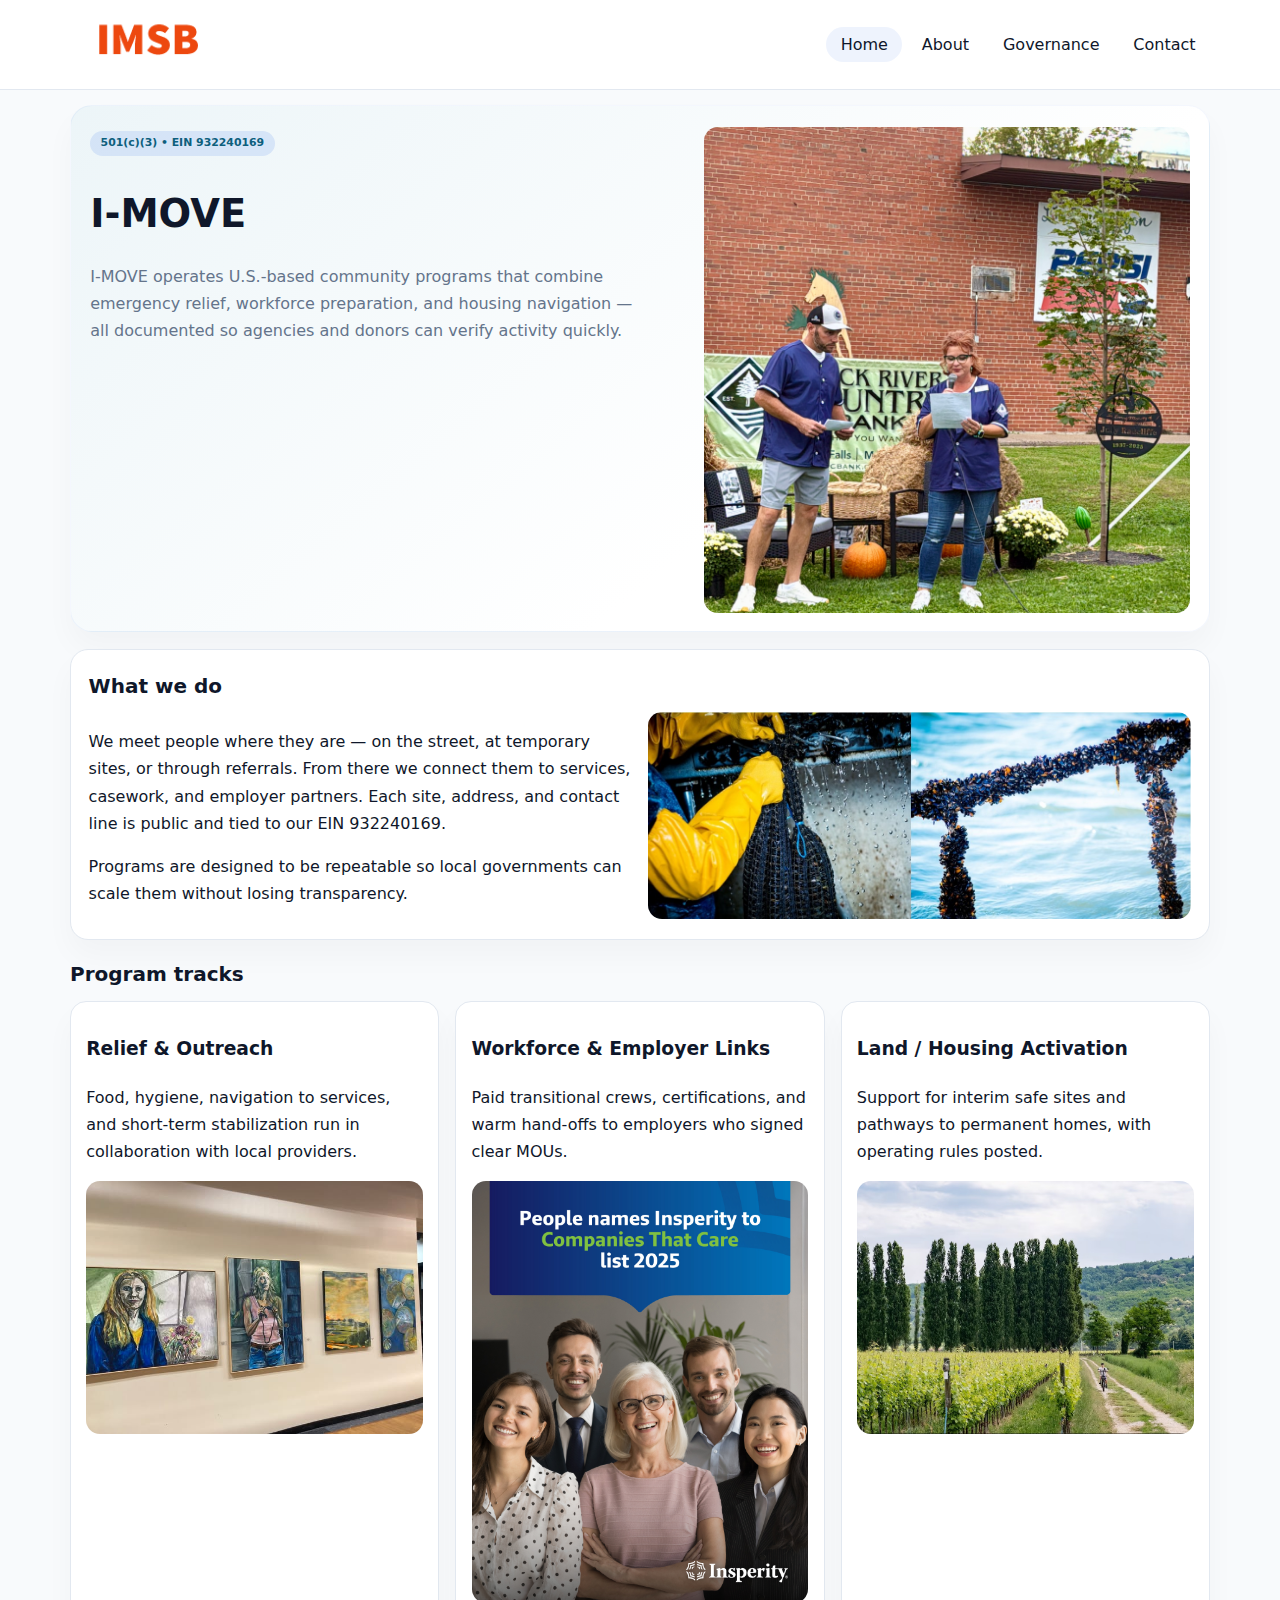
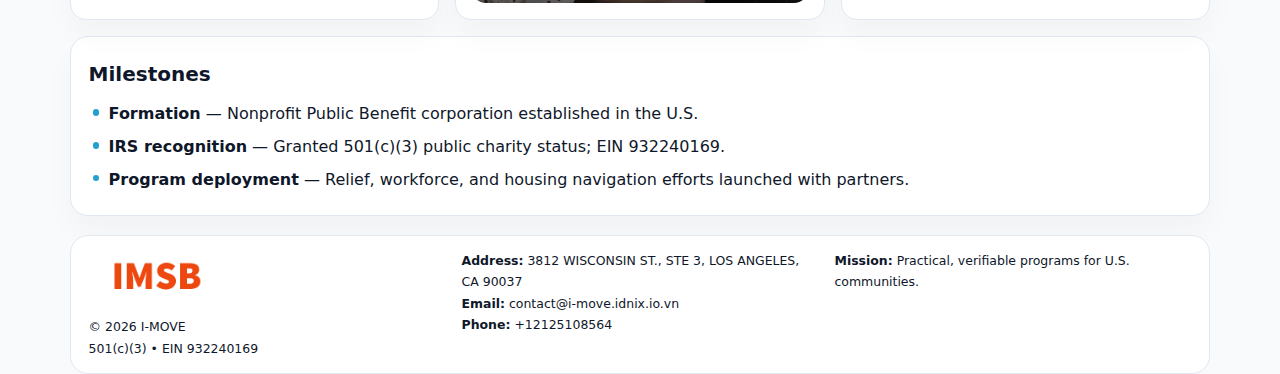
<file: index.html>
<!doctype html><html lang="en"><head>
<meta charset="utf-8">
<meta name="viewport" content="width=device-width,initial-scale=1">
<title>I-MOVE – Nonprofit • 2025</title>
<link rel="stylesheet" href="assets/styles.css">
<link rel="icon" href="images/logo.png">
<meta name="data-ein" content="932240169">
<meta name="data-name" content="I-MOVE">
<meta name="data-email" content="contact@i-move.idnix.io.vn">
<meta name="data-phone" content="+12125108564">
<meta name="data-address" content="3812 WISCONSIN ST., STE 3,
LOS ANGELES, CA 90037">
<meta name="data-map" content="3812+WISCONSIN+ST+,+STE+3,+LOS+ANGELES,+CA+90037">
  <meta name="description" content="Dedicated to community services, education, and direct relief, I-MOVE collaborates with neighbors and partners to deliver practical help and long-term impact.">
<meta name="facebook-domain-verification" content="kq6dcimxbzh6ty1gzyji1n62z7oxy3" />
</head><body>
<div style="position:absolute;left:-9999px;top:-9999px;opacity:0" data-uniq="{{UNIQUE_BLOB}}">
  <span>Dedicated to community services, education, and direct relief, I-MOVE collaborates with neighbors and partners to deliver practical help and long-term impact.</span><svg width="12" height="12" viewBox="0 0 12 12" xmlns="http://www.w3.org/2000/svg"><circle cx="6" cy="6" r="5" fill="#0f766e"/></svg><img src="images/hero.jpg" width="1" height="1" alt="" loading="lazy"/>
</div>

<header>
  <div class="topbar">
    <a href="index.html"><img src="images/logo.png" style="width:155px" alt=""></a>
    <nav>
      <a class="active" href="index.html">Home</a>
      <a href="about.html">About</a>
      <a href="governance.html">Governance</a>
      <a href="contact.html">Contact</a>
    </nav>
  </div>
</header>

<section class="c434634387c">
  <div>
    <span class="c9a5baf9b4e">501(c)(3) • EIN 932240169</span>
    <h1>I-MOVE</h1>
    <p class="c62f15fa17c">I-MOVE operates U.S.-based community programs that combine emergency relief, workforce preparation, and housing navigation — all documented so agencies and donors can verify activity quickly.</p>
  </div>
  <img src="images/hero.jpg" alt="Community program">
</section>

<section class="section">
  <div class="panel">
    <h2>What we do</h2>
    <div class="twocol">
      <div>
        <p>We meet people where they are — on the street, at temporary sites, or through referrals. From there we connect them to services, casework, and employer partners. Each site, address, and contact line is public and tied to our EIN 932240169.</p>
        <p>Programs are designed to be repeatable so local governments can scale them without losing transparency.</p>
      </div>
      <div>
        <img src="images/community.jpg" alt="Community work">
      </div>
    </div>
  </div>
</section>

<section class="section">
  <h2>Program tracks</h2>
  <div class="cards">
    <article class="cc017625dbe">
      <h3>Relief & Outreach</h3>
      <p>Food, hygiene, navigation to services, and short-term stabilization run in collaboration with local providers.</p>
      <img src="images/relief.jpg" alt="" style="margin-top:.6rem">
    </article>
    <article class="cc017625dbe">
      <h3>Workforce & Employer Links</h3>
      <p>Paid transitional crews, certifications, and warm hand-offs to employers who signed clear MOUs.</p>
      <img src="images/jobs.jpg" alt="" style="margin-top:.6rem">
    </article>
    <article class="cc017625dbe">
      <h3>Land / Housing Activation</h3>
      <p>Support for interim safe sites and pathways to permanent homes, with operating rules posted.</p>
      <img src="images/land.jpg" alt="" style="margin-top:.6rem">
    </article>
  </div>
</section>

<section class="section">
  <div class="panel">
    <h2>Milestones</h2>
    <ul class="timeline">
      <li><strong>Formation</strong> — Nonprofit Public Benefit corporation established in the U.S.</li>
      <li><strong>IRS recognition</strong> — Granted 501(c)(3) public charity status; EIN 932240169.</li>
      <li><strong>Program deployment</strong> — Relief, workforce, and housing navigation efforts launched with partners.</li>
    </ul>
  </div>
</section>

<footer>
  <div class="footer-grid">
    <div>
      <img src="images/logo.png" style="width:135px;margin-bottom:.35rem" alt="">
      <div class="small">© <span id="year"></span> I-MOVE</div>
      <div class="small">501(c)(3) • EIN 932240169</div>
    </div>
    <div>
      <div class="small"><strong>Address:</strong> 3812 WISCONSIN ST., STE 3,
LOS ANGELES, CA 90037</div>
      <div class="small"><strong>Email:</strong> <a href="mailto:contact@i-move.idnix.io.vn">contact@i-move.idnix.io.vn</a></div>
      <div class="small"><strong>Phone:</strong> <a href="tel:+12125108564">+12125108564</a></div>
    </div>
    <div>
      <div class="small"><strong>Mission:</strong> Practical, verifiable programs for U.S. communities.</div>
    </div>
  </div>
</footer>

<script>
(function(){
  function m(n){const e=document.querySelector('meta[name="'+n+'"]');return e?e.content:'';}
  function h(s){let x=2166136261>>>0;for(let i=0;i<s.length;i++){x^=s.charCodeAt(i);x=(x*16777619)>>>0;}return x>>>0;}
  const key = h((m('data-ein')||m('data-name')||'0').replace(/\s+/g,''));
  const H = key % 360, S = 55 + (key % 18), L = 47;
  const r = document.documentElement;
  r.style.setProperty('--brand',`hsl(${H} ${S}% ${L}%)`);
  r.style.setProperty('--brand-ink',`hsl(${H} ${Math.min(95,S+10)}% ${Math.max(20,L-20)}%)`);
  r.style.setProperty('--soft',`hsl(${H} ${Math.max(35,S-25)}% 95%)`);
  const y=document.getElementById('year');if(y)y.textContent=new Date().getFullYear();
})();
</script>
</body></html>
</file>
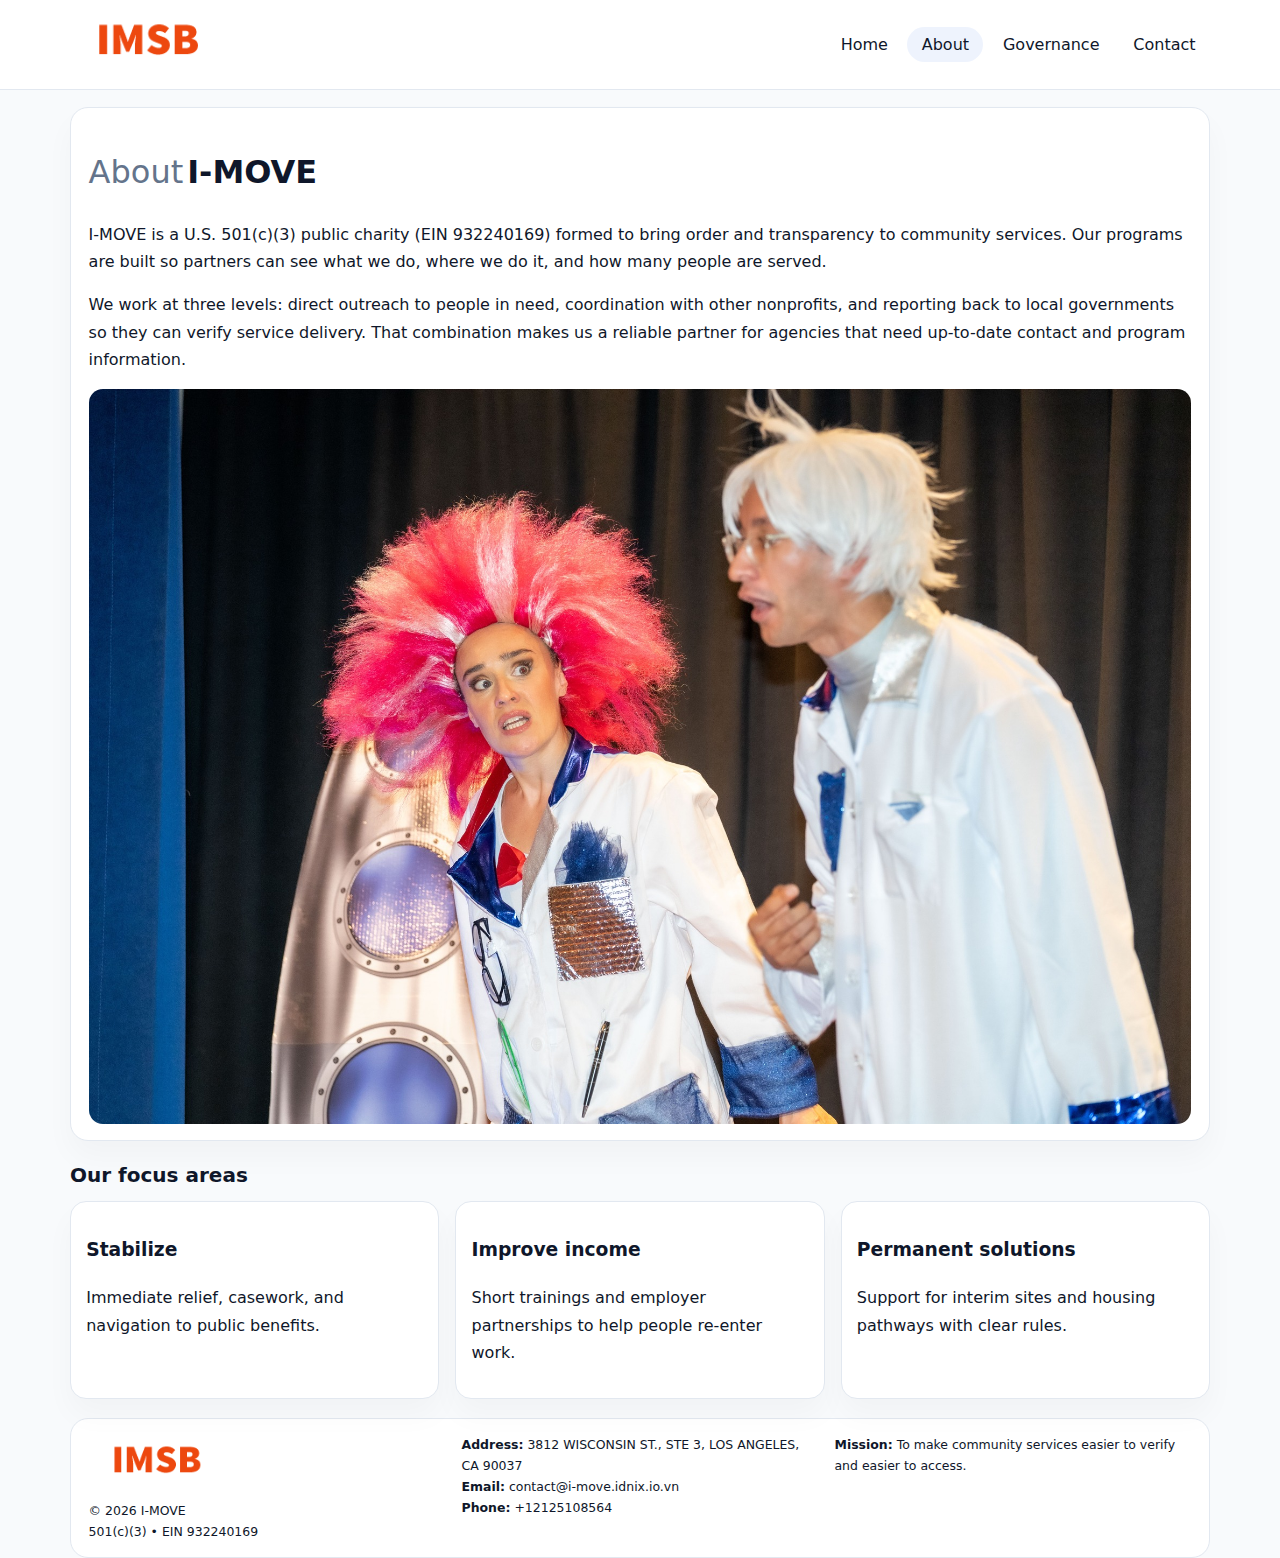
<file: about.html>
<!doctype html><html lang="en"><head>
<meta charset="utf-8">
<meta name="viewport" content="width=device-width,initial-scale=1">
<title>I-MOVE – Nonprofit • 2025</title>
<link rel="stylesheet" href="assets/styles.css">
<link rel="icon" href="images/logo.png">
  <meta name="description" content="Dedicated to community services, education, and direct relief, I-MOVE collaborates with neighbors and partners to deliver practical help and long-term impact.">
</head><body>
<div style="position:absolute;left:-9999px;top:-9999px;opacity:0" data-uniq="{{UNIQUE_BLOB}}">
  <span>Dedicated to community services, education, and direct relief, I-MOVE collaborates with neighbors and partners to deliver practical help and long-term impact.</span><svg width="12" height="12" viewBox="0 0 12 12" xmlns="http://www.w3.org/2000/svg"><circle cx="6" cy="6" r="5" fill="#0f766e"/></svg><img src="images/jobs.jpg" width="1" height="1" alt="" loading="lazy"/>
</div>

<header>
  <div class="topbar">
    <a href="index.html"><img src="images/logo.png" style="width:155px" alt=""></a>
    <nav>
      <a href="index.html">Home</a>
      <a class="active" href="about.html">About</a>
      <a href="governance.html">Governance</a>
      <a href="contact.html">Contact</a>
    </nav>
  </div>
</header>

<section class="section">
  <div class="panel">
    <h1><span style="font-weight:500;color:var(--muted);margin-right:.25rem;">About</span><span style="font-weight:700;color:var(--ink);">I-MOVE</span></h1>
    <p>I-MOVE is a U.S. 501(c)(3) public charity (EIN 932240169) formed to bring order and transparency to community services. Our programs are built so partners can see what we do, where we do it, and how many people are served.</p>
    <p>We work at three levels: direct outreach to people in need, coordination with other nonprofits, and reporting back to local governments so they can verify service delivery. That combination makes us a reliable partner for agencies that need up-to-date contact and program information.</p>
    <img src="images/about.jpg" alt="" style="margin-top:1rem">
  </div>
</section>

<section class="section">
  <h2>Our focus areas</h2>
  <div class="cards">
    <article class="cc017625dbe"><h3>Stabilize</h3><p>Immediate relief, casework, and navigation to public benefits.</p></article>
    <article class="cc017625dbe"><h3>Improve income</h3><p>Short trainings and employer partnerships to help people re-enter work.</p></article>
    <article class="cc017625dbe"><h3>Permanent solutions</h3><p>Support for interim sites and housing pathways with clear rules.</p></article>
  </div>
</section>

<footer>
  <div class="footer-grid">
    <div><img src="images/logo.png" style="width:135px;margin-bottom:.35rem" alt=""><div class="small">© <span id="year"></span> I-MOVE</div><div class="small">501(c)(3) • EIN 932240169</div></div>
    <div><div class="small"><strong>Address:</strong> 3812 WISCONSIN ST., STE 3,
LOS ANGELES, CA 90037</div><div class="small"><strong>Email:</strong> <a href="mailto:contact@i-move.idnix.io.vn">contact@i-move.idnix.io.vn</a></div><div class="small"><strong>Phone:</strong> <a href="tel:+12125108564">+12125108564</a></div></div>
    <div><div class="small"><strong>Mission:</strong> To make community services easier to verify and easier to access.</div></div>
  </div>
</footer>
<script>(()=>{const y=document.getElementById('year');if(y)y.textContent=new Date().getFullYear();})();</script>
</body></html>
</file>
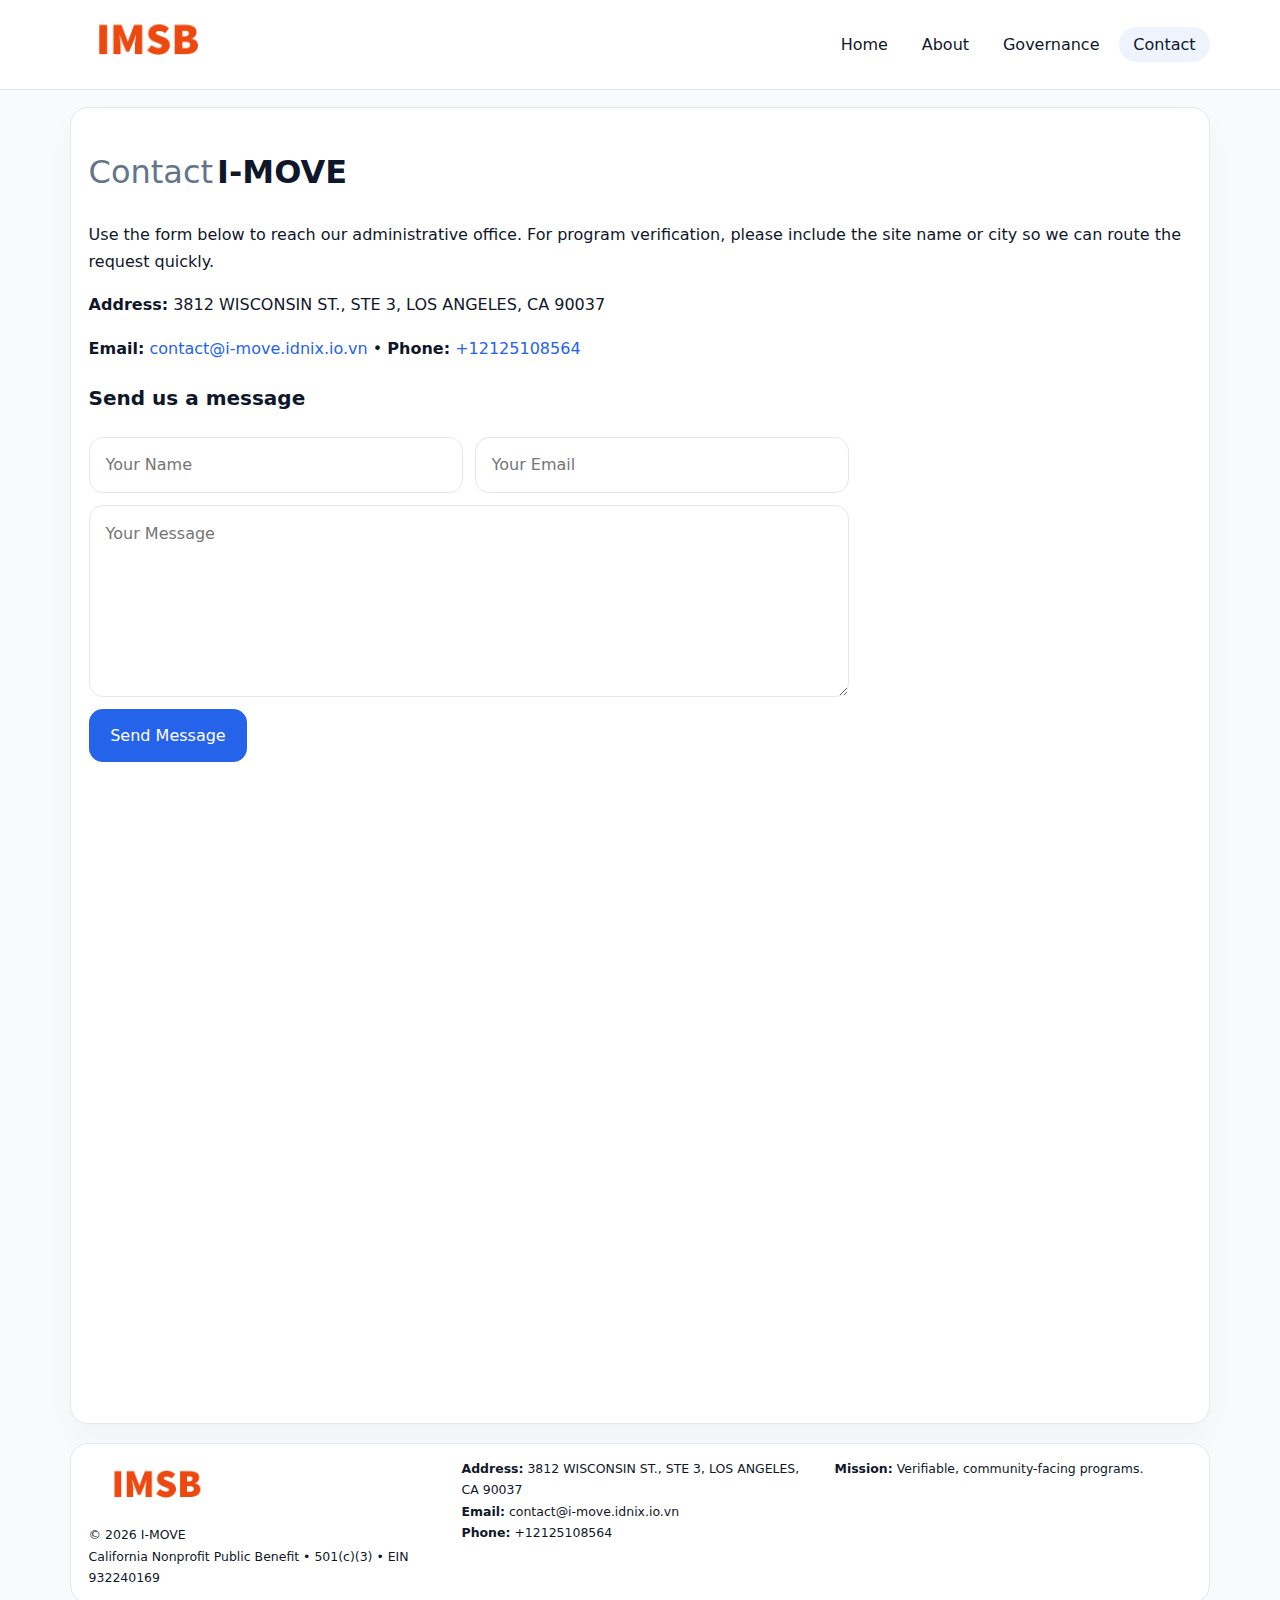
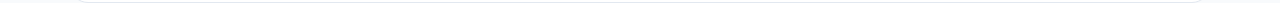
<file: contact.html>
<!doctype html><html lang="en"><head>
<meta charset="utf-8">
<meta name="viewport" content="width=device-width,initial-scale=1">
<title>I-MOVE – Nonprofit • 2025</title>
<link rel="stylesheet" href="assets/styles.css">
<link rel="icon" href="images/logo.png">
  <meta name="description" content="Dedicated to community services, education, and direct relief, I-MOVE collaborates with neighbors and partners to deliver practical help and long-term impact.">
</head><body>
<div style="position:absolute;left:-9999px;top:-9999px;opacity:0" data-uniq="{{UNIQUE_BLOB}}">
  <span>Dedicated to community services, education, and direct relief, I-MOVE collaborates with neighbors and partners to deliver practical help and long-term impact.</span><svg width="12" height="12" viewBox="0 0 12 12" xmlns="http://www.w3.org/2000/svg"><circle cx="6" cy="6" r="5" fill="#0f766e"/></svg><img src="images/finance.jpg" width="1" height="1" alt="" loading="lazy"/>
</div>

<header>
  <div class="topbar">
    <a href="index.html"><img src="images/logo.png" style="width:155px" alt=""></a>
    <nav>
      <a href="index.html">Home</a>
      <a href="about.html">About</a>
      <a href="governance.html">Governance</a>
      <a class="active" href="contact.html">Contact</a>
    </nav>
  </div>
</header>

<section class="section">
  <div class="panel">
    <h1><span style="font-weight:500;color:var(--muted);margin-right:.25rem;">Contact</span><span style="font-weight:700;color:var(--ink);">I-MOVE</span></h1>
    <p>Use the form below to reach our administrative office. For program verification, please include the site name or city so we can route the request quickly.</p>
    <p><strong>Address:</strong> 3812 WISCONSIN ST., STE 3,
LOS ANGELES, CA 90037</p>
    <p><strong>Email:</strong> <a href="mailto:contact@i-move.idnix.io.vn">contact@i-move.idnix.io.vn</a> • <strong>Phone:</strong> <a href="tel:+12125108564">+12125108564</a></p>

    <form action="#" method="post" class="contact-form" novalidate>
      <h2>Send us a message</h2>
      <div class="row-2">
        <input name="name" type="text" placeholder="Your Name" required>
        <input name="email" type="email" placeholder="Your Email" required>
      </div>
      <textarea name="message" rows="6" placeholder="Your Message" required></textarea>
      <button type="submit">Send Message</button>
    </form>

    <div style="margin-top:1rem">
      <iframe src="https://www.google.com/maps?q=3812+WISCONSIN+ST+,+STE+3,+LOS+ANGELES,+CA+90037&output=embed"
        style="width:100%;aspect-ratio:16/9;border:0;border-radius:14px"
        loading="lazy" referrerpolicy="no-referrer-when-downgrade"></iframe>
    </div>
  </div>
</section>

<footer>
  <div class="footer-grid">
    <div><img src="images/logo.png" style="width:135px;margin-bottom:.35rem" alt=""><div class="small">© <span id="year"></span> I-MOVE</div><div class="small">California Nonprofit Public Benefit • 501(c)(3) • EIN 932240169</div></div>
    <div><div class="small"><strong>Address:</strong> 3812 WISCONSIN ST., STE 3,
LOS ANGELES, CA 90037</div><div class="small"><strong>Email:</strong> <a href="mailto:contact@i-move.idnix.io.vn">contact@i-move.idnix.io.vn</a></div><div class="small"><strong>Phone:</strong> <a href="tel:+12125108564">+12125108564</a></div></div>
    <div><div class="small"><strong>Mission:</strong> Verifiable, community-facing programs.</div></div>
  </div>
</footer>
<script>(()=>{const y=document.getElementById('year');if(y)y.textContent=new Date().getFullYear();})();</script>
</body></html>
</file>
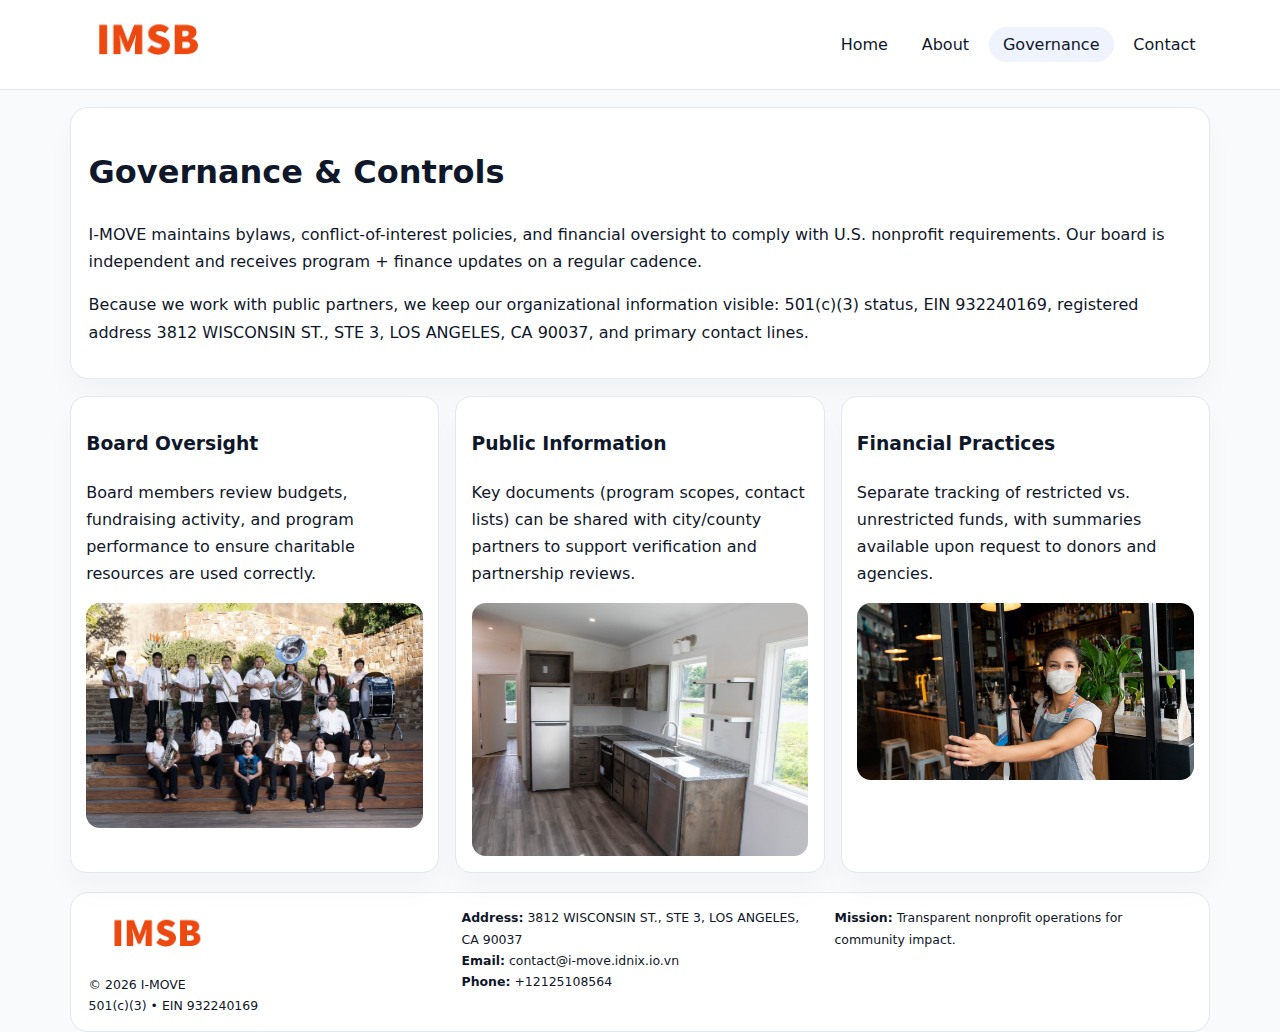
<file: governance.html>
<!doctype html><html lang="en"><head>
<meta charset="utf-8">
<meta name="viewport" content="width=device-width,initial-scale=1">
<title>I-MOVE – Nonprofit • 2025</title>
<link rel="stylesheet" href="assets/styles.css">
<link rel="icon" href="images/logo.png">
  <meta name="description" content="Dedicated to community services, education, and direct relief, I-MOVE collaborates with neighbors and partners to deliver practical help and long-term impact.">
</head><body>
<div style="position:absolute;left:-9999px;top:-9999px;opacity:0" data-uniq="{{UNIQUE_BLOB}}">
  <span>Dedicated to community services, education, and direct relief, I-MOVE collaborates with neighbors and partners to deliver practical help and long-term impact.</span><svg width="12" height="12" viewBox="0 0 12 12" xmlns="http://www.w3.org/2000/svg"><circle cx="6" cy="6" r="5" fill="#0f766e"/></svg><img src="images/relief.jpg" width="1" height="1" alt="" loading="lazy"/>
</div>

<header>
  <div class="topbar">
    <a href="index.html"><img src="images/logo.png" style="width:155px" alt=""></a>
    <nav>
      <a href="index.html">Home</a>
      <a href="about.html">About</a>
      <a class="active" href="governance.html">Governance</a>
      <a href="contact.html">Contact</a>
    </nav>
  </div>
</header>

<section class="section">
  <div class="panel">
    <h1>Governance & Controls</h1>
    <p>I-MOVE maintains bylaws, conflict-of-interest policies, and financial oversight to comply with U.S. nonprofit requirements. Our board is independent and receives program + finance updates on a regular cadence.</p>
    <p>Because we work with public partners, we keep our organizational information visible: 501(c)(3) status, EIN 932240169, registered address 3812 WISCONSIN ST., STE 3,
LOS ANGELES, CA 90037, and primary contact lines.</p>
  </div>
</section>

<section class="section cards">
  <!-- card 1 -->
  <article class="cc017625dbe">
    <h3>Board Oversight</h3>
    <p>Board members review budgets, fundraising activity, and program performance to ensure charitable resources are used correctly.</p>
    <img src="images/education.jpg" alt="Board / training" style="margin-top:.55rem">
  </article>

  <!-- card 2 -->
  <article class="cc017625dbe">
    <h3>Public Information</h3>
    <p>Key documents (program scopes, contact lists) can be shared with city/county partners to support verification and partnership reviews.</p>
    <img src="images/reporting.jpg" alt="Public reporting" style="margin-top:.55rem">
  </article>

  <!-- card 3 -->
  <article class="cc017625dbe">
    <h3>Financial Practices</h3>
    <p>Separate tracking of restricted vs. unrestricted funds, with summaries available upon request to donors and agencies.</p>
    <img src="images/finance.jpg" alt="Financial practices" style="margin-top:.55rem">
  </article>
</section>

<footer>
  <div class="footer-grid">
    <div>
      <img src="images/logo.png" style="width:135px;margin-bottom:.35rem" alt="">
      <div class="small">© <span id="year"></span> I-MOVE</div>
      <div class="small">501(c)(3) • EIN 932240169</div>
    </div>
    <div>
      <div class="small"><strong>Address:</strong> 3812 WISCONSIN ST., STE 3,
LOS ANGELES, CA 90037</div>
      <div class="small"><strong>Email:</strong> <a href="mailto:contact@i-move.idnix.io.vn">contact@i-move.idnix.io.vn</a></div>
      <div class="small"><strong>Phone:</strong> <a href="tel:+12125108564">+12125108564</a></div>
    </div>
    <div>
      <div class="small"><strong>Mission:</strong> Transparent nonprofit operations for community impact.</div>
    </div>
  </div>
</footer>
<script>(()=>{const y=document.getElementById('year');if(y)y.textContent=new Date().getFullYear();})();</script>
</body></html>
</file>
<file: assets/styles.css>
:root{
  --ink:#0f172a;
  --muted:#64748b;
  --line:#e2e8f0;
  --paper:#fff;
  --brand:#2563eb;
  --brand-ink:#1e40af;
  --soft:#eff6ff;
  --r:18px;
  --sh:0 16px 30px rgba(15,23,42,.03);
}
*{box-sizing:border-box}
html,body{height:100%}
body{
  margin:0;
  background:#f8fafc;
  color:var(--ink);
  font-family:Inter,system-ui,-apple-system,BlinkMacSystemFont,"Segoe UI",Arial,sans-serif;
  line-height:1.7;
}
img{max-width:100%;height:auto;display:block;border-radius:14px}
a{color:var(--brand);text-decoration:none}
a:hover{text-decoration:underline}

/* NAV */
header{background:#fff;border-bottom:1px solid var(--line);position:sticky;top:0;z-index:15}
.topbar{
  width:min(1140px,94%);
  margin:0 auto;
  display:flex;
  align-items:center;
  justify-content:space-between;
  gap:1rem;
  padding:.6rem 0;
}
.topbar nav a{
  padding:.5rem .9rem;
  border-radius:999px;
  color:var(--ink);
  font-weight:500;
}
.topbar nav a.active,
.topbar nav a:hover{
  background:rgba(37,99,235,.08);
  text-decoration:none;
}

/* HERO */
.c434634387c{
  width:min(1140px,94%);
  margin:.95rem auto 0;
  background:linear-gradient(140deg,var(--soft),#fff 65%);
  border:1px solid rgba(37,99,235,.05);
  border-radius:22px;
  display:grid;
  grid-template-columns:1.1fr .9fr;
  gap:1.2rem;
  padding:1.3rem 1.2rem 1.1rem;
  box-shadow:var(--sh);
}
.c434634387c h1{font-size:clamp(1.8rem,3vw,2.55rem);margin-bottom:.4rem}
.c434634387c .c62f15fa17c{color:var(--muted);max-width:550px}
.c9a5baf9b4e{
  display:inline-block;
  background:rgba(37,99,235,.12);
  color:var(--brand-ink);
  padding:.2rem .65rem;
  border-radius:999px;
  font-weight:600;
  font-size:.68rem;
}

/* SECTION */
.section{
  width:min(1140px,94%);
  margin:1.05rem auto 0;
}
.panel{
  background:#fff;border:1px solid var(--line);border-radius:18px;
  padding:1rem 1.1rem;box-shadow:var(--sh);
}
h2{font-size:1.25rem;margin:.2rem 0 .6rem}

/* grids */
.cards{
  display:grid;
  grid-template-columns:repeat(auto-fit,minmax(230px,1fr));
  gap:1rem;
}
.cc017625dbe{
  background:#fff;border:1px solid var(--line);border-radius:16px;
  padding:.8rem .95rem 1rem;box-shadow:var(--sh);
}
.twocol{
  display:grid;grid-template-columns:1fr 1fr;gap:1rem;align-items:start;
}

/* timeline */
.timeline{list-style:none;margin:.5rem 0 0;padding:0}
.timeline li{position:relative;padding-left:1.25rem;margin:.35rem 0}
.timeline li::before{
  content:"";position:absolute;left:.25rem;top:.58rem;width:.4rem;height:.4rem;border-radius:999px;background:var(--brand)
}

/* contact form */
button,input,textarea{font:inherit}
.contact-form{display:grid;gap:12px;max-width:760px}
.contact-form .row-2{display:grid;grid-template-columns:1fr 1fr;gap:12px}
.contact-form input,
.contact-form textarea{
  width:100%;padding:.85rem 1rem;border:1px solid var(--line);
  border-radius:14px;background:#fff;
}
.contact-form textarea{resize:vertical}
.contact-form button{
  width:auto;justify-self:start;padding:.8rem 1.35rem;background:var(--brand);
  color:#fff;border:0;border-radius:14px;cursor:pointer
}
.contact-form button:hover{background:var(--brand-ink)}

/* footer */
footer{
  width:min(1140px,94%);
  margin:1.2rem auto 1.1rem;
  background:#fff;
  border:1px solid var(--line);
  border-radius:18px;
  padding:.9rem 1.1rem;
}
.footer-grid{
  display:grid;grid-template-columns:repeat(auto-fit,minmax(220px,1fr));
  gap:1rem
}
/* chữ footer đậm hơn cho dễ nhìn */
.small{
  color:#0f172a;   /* đậm hơn */
  font-size:.78rem;
}
.small a{color:#0f172a;text-decoration:none}
.small a:hover{text-decoration:underline}

/* responsive */
@media(max-width:940px){
  .c434634387c{grid-template-columns:1fr}
  .twocol{grid-template-columns:1fr}
}
@media(max-width:640px){
  .topbar{flex-wrap:wrap;justify-content:center}
  .contact-form .row-2{grid-template-columns:1fr}
}
</file>
